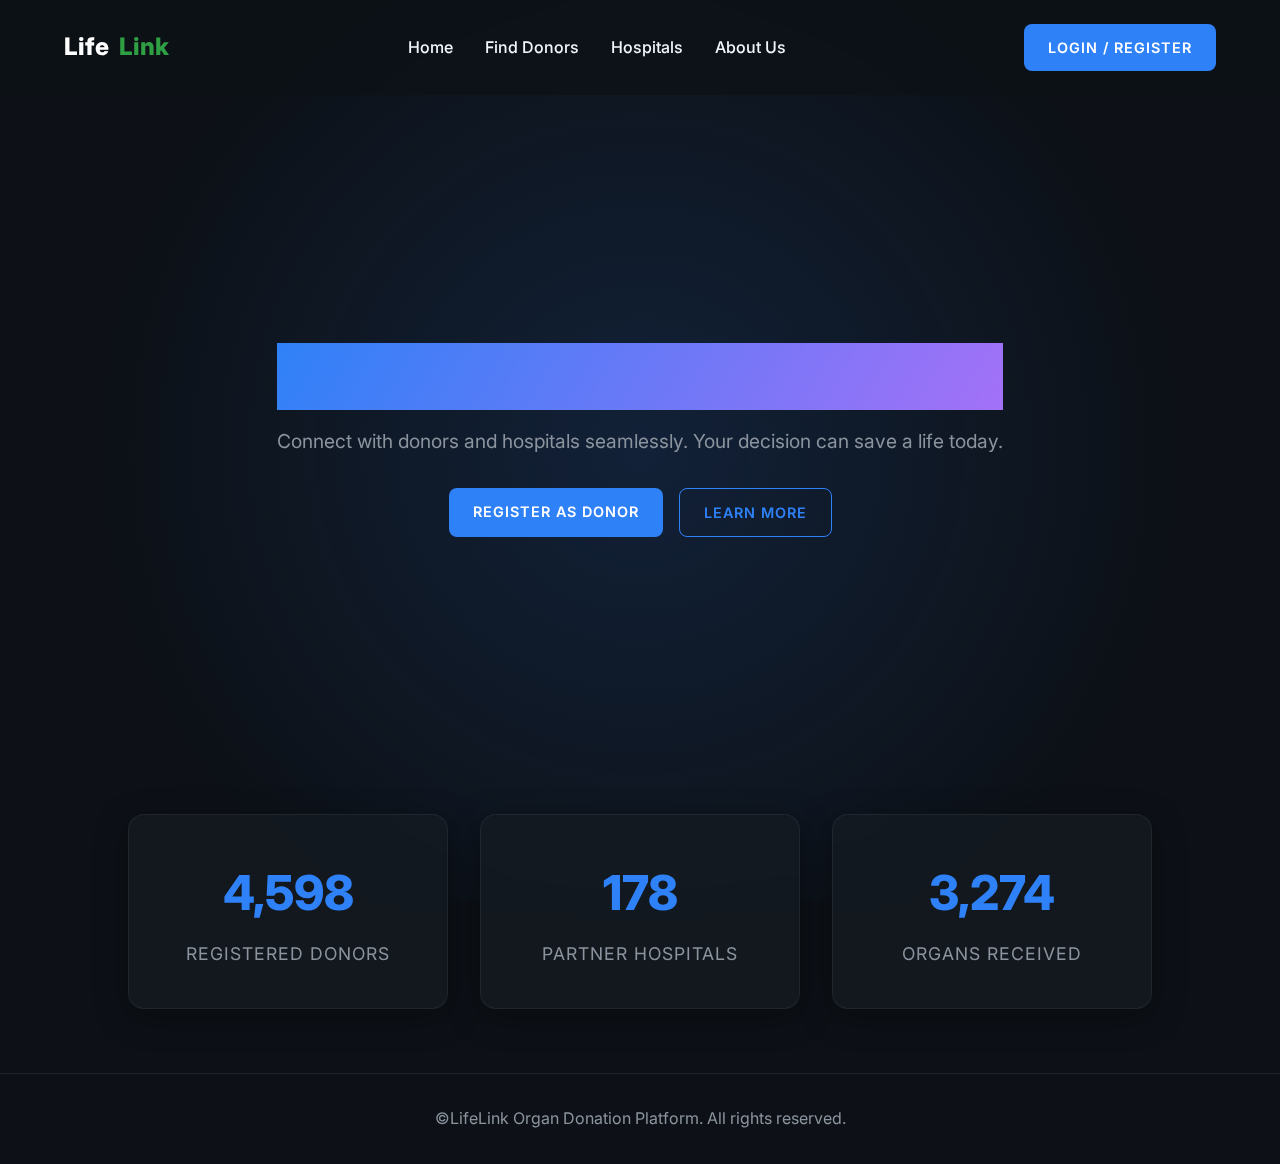
<file: index.html>
<!DOCTYPE html>
<html lang="en">

<head>
    <meta charset="UTF-8">
    <meta name="viewport" content="width=device-width, initial-scale=1.0">
    <title>LifeLink | Organ Donation Platform</title>
    <link rel="stylesheet" href="assets/css/style.css">
    <link rel="preconnect" href="https://fonts.googleapis.com">
    <link rel="preconnect" href="https://fonts.gstatic.com" crossorigin>
    <link href="https://fonts.googleapis.com/css2?family=Inter:wght@300;400;600;800&display=swap" rel="stylesheet">
    <style>
        :root {
            --font-main: 'Inter', sans-serif;
        }
    </style>
</head>

<body>

    <!-- Navigation -->
    <nav class="navbar">
        <div class="logo">
            Life<span>Link</span>
        </div>
        <ul class="nav-links">
            <li><a href="index.html">Home</a></li>
            <li><a href="blood_donors.html">Find Donors</a></li>
            <li><a href="#">Hospitals</a></li>
            <li><a href="#">About Us</a></li>

        </ul>
        <div class="auth-buttons">
            <a href="login.html" class="btn" id="login-btn">Login / Register</a>
            <div id="user-profile" style="display: none; align-items: center; gap: 15px;">
                <span id="user-name" style="color: white; font-weight: 500;">Welcome, User</span>
                <button id="logout-btn" class="btn btn-secondary"
                    style="padding: 8px 15px; font-size: 0.9rem;">Logout</button>
            </div>
        </div>
    </nav>

    <!-- Main Content -->
    <main>
        <!-- Hero Section -->
        <section class="hero">
            <div class="hero-content">
                <h1>Give the Gift of Life</h1>
                <p>Connect with donors and hospitals seamlessly. Your decision can save a life today.</p>
                <div class="hero-buttons">
                    <a href="register.html" class="btn">Register as Donor</a>
                    <a href="#" class="btn btn-secondary">Learn More</a>
                </div>
            </div>
        </section>

        <!-- Stats Panels -->
        <section class="stats-container">
            <!-- Glass Panel 1 -->
            <div class="glass-panel stat-card">
                <span class="stat-number" data-target="donors">0</span>
                <span class="stat-label">Registered Donors</span>
            </div>

            <!-- Glass Panel 2 -->
            <div class="glass-panel stat-card">
                <span class="stat-number" data-target="hospitals">0</span>
                <span class="stat-label">Partner Hospitals</span>
            </div>

            <!-- Glass Panel 3 -->
            <div class="glass-panel stat-card">
                <span class="stat-number" data-target="saved">0</span>
                <span class="stat-label">Organs Received</span>
            </div>
        </section>
    </main>

    <!-- Footer -->
    <footer>
        <p>&copy;LifeLink Organ Donation Platform. All rights reserved.</p>
    </footer>

    <script src="assets/js/main.js"></script>

</body>

</html>
</file>
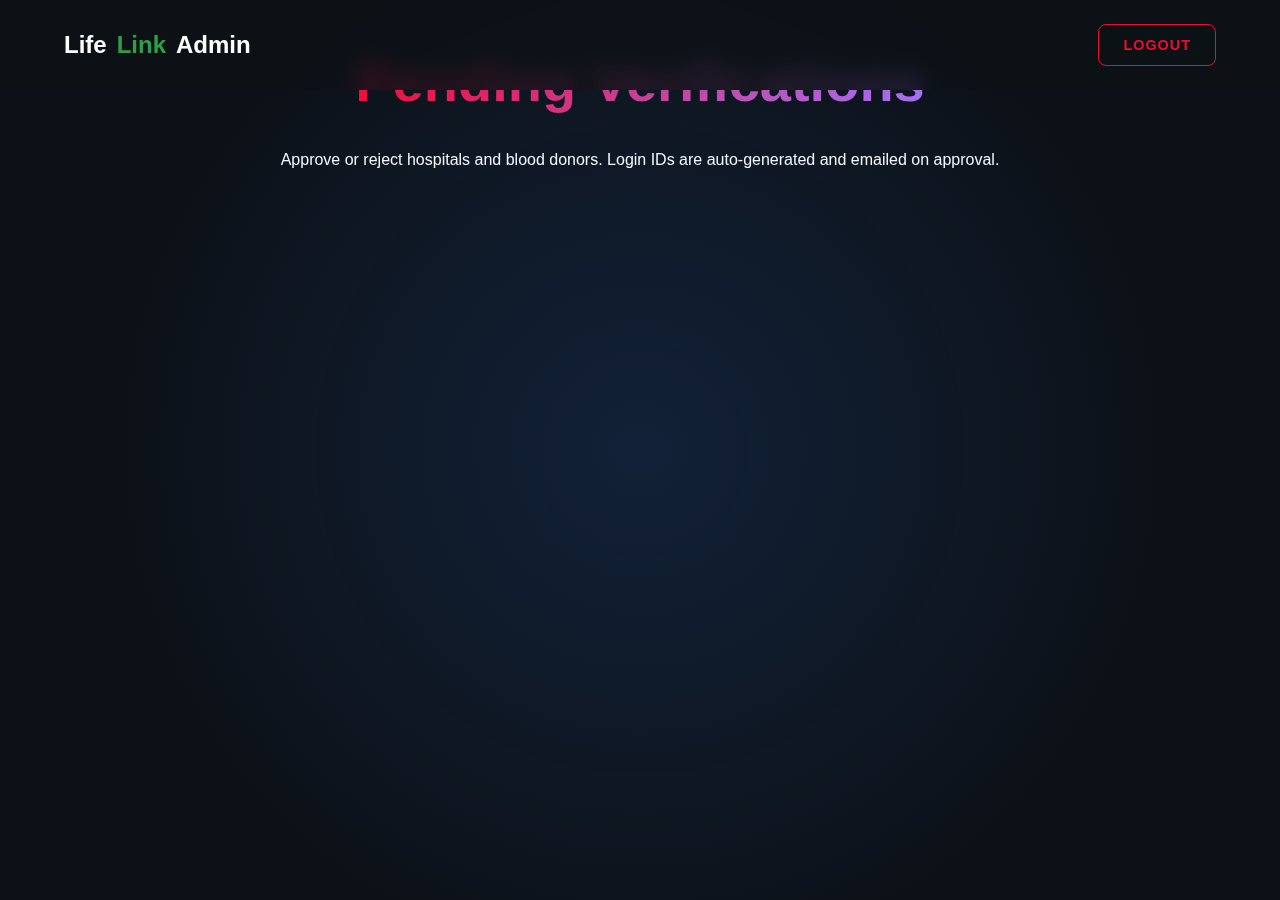
<file: admin.html>
<!DOCTYPE html><html><head><meta charset="UTF-8"><meta name="viewport" content="width=device-width, initial-scale=1.0"><title>Admin Dashboard</title><link rel="stylesheet" href="/css/style.css"></head><body>
<nav class="navbar"><div class="logo">Life<span>Link</span> Admin</div><button id="logout-btn" class="btn btn-secondary">Logout</button></nav>
<main class="page-header">
  <h1>Pending Verifications</h1>
  <p>Approve or reject hospitals and blood donors. Login IDs are auto-generated and emailed on approval.</p>
  <div id="pending-users"></div>
</main>
<script src="/js/main.js"></script>
</body></html>
</file>
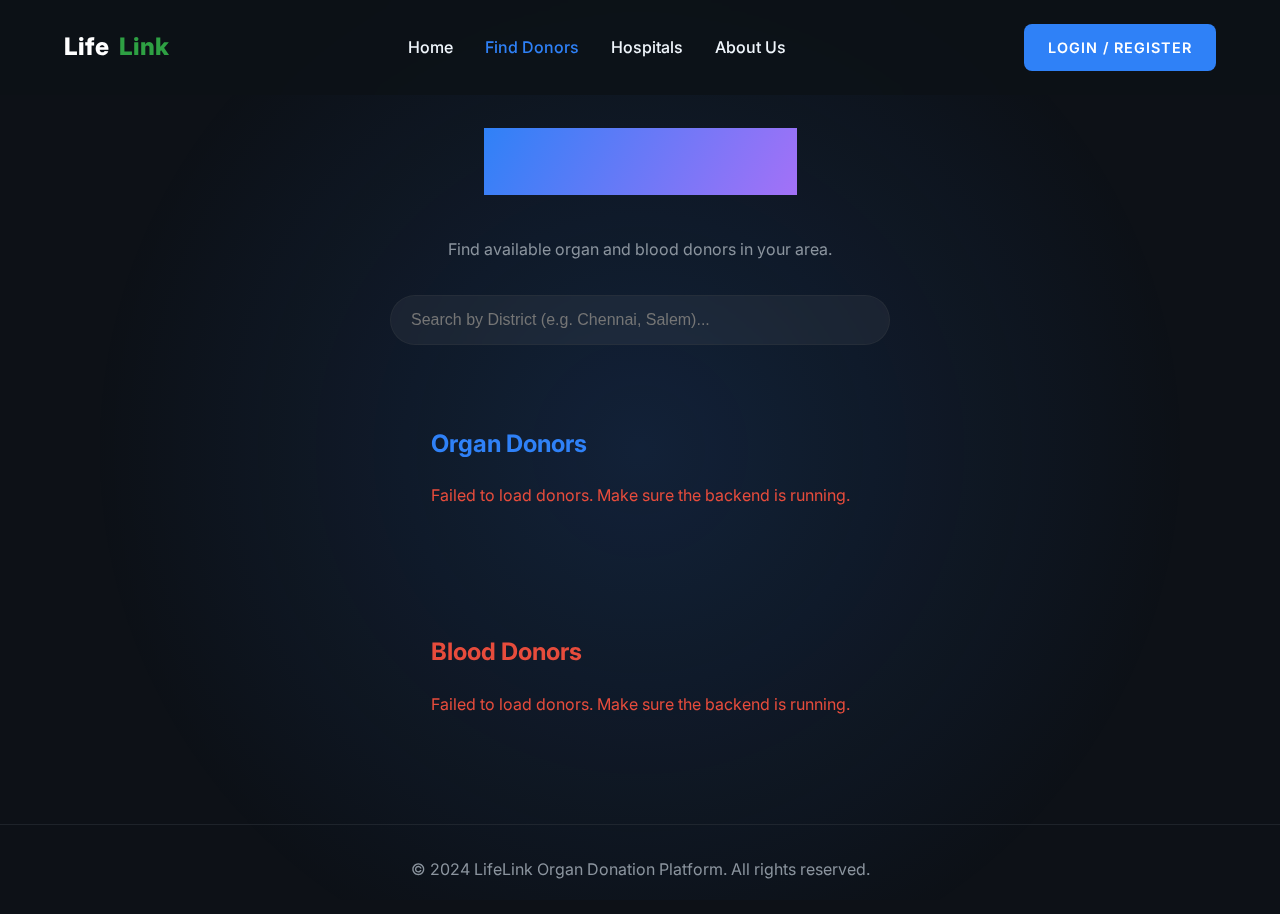
<file: blood_donors.html>
<!DOCTYPE html>
<html lang="en">

<head>
    <meta charset="UTF-8">
    <meta name="viewport" content="width=device-width, initial-scale=1.0">
    <title>Find Blood Donors | LifeLink</title>
    <link rel="stylesheet" href="assets/css/style.css">
    <link rel="preconnect" href="https://fonts.googleapis.com">
    <link rel="preconnect" href="https://fonts.gstatic.com" crossorigin>
    <link href="https://fonts.googleapis.com/css2?family=Inter:wght@300;400;600;800&display=swap" rel="stylesheet">
    <style>
        :root {
            --font-main: 'Inter', sans-serif;
        }
    </style>
</head>

<body>

    <!-- Navigation -->
    <nav class="navbar">
        <div class="logo">
            Life<span>Link</span>
        </div>
        <ul class="nav-links">
            <li><a href="index.html">Home</a></li>
            <li><a href="blood_donors.html" class="active" style="color: var(--primary-color);">Find Donors</a>
            </li>
            <li><a href="#">Hospitals</a></li>
            <li><a href="#">About Us</a></li>
        </ul>
        <div class="auth-buttons">
            <a href="login.html" class="btn" id="login-btn">Login / Register</a>
            <div id="user-profile" style="display: none; align-items: center; gap: 15px;">
                <span id="user-name" style="color: white; font-weight: 500;">Welcome, User</span>
                <button id="logout-btn" class="btn btn-secondary"
                    style="padding: 8px 15px; font-size: 0.9rem;">Logout</button>
            </div>
        </div>
    </nav>

    <!-- Main Content -->
    <main>
        <section class="page-header">
            <h1>Find Donors</h1>
            <p style="color: #8b949e; margin-top: 10px;">Find available organ and blood donors in your area.</p>
            <div class="search-container">
                <input type="text" id="districtSearch" class="search-bar"
                    placeholder="Search by District (e.g. Chennai, Salem)...">
            </div>
        </section>

        <section class="donors-container">
            <h2 style="color: var(--primary-color); margin-bottom: 20px;">Organ Donors</h2>
            <div id="organ-donors-list" class="donor-grid" style="min-height: 100px;">
                <!-- Dynamic Content -->
                <p style="color: white; grid-column: 1/-1; text-align: center;">Loading organ donors...</p>
            </div>

            <h2 style="color: #e74c3c; margin-top: 50px; margin-bottom: 20px;">Blood Donors</h2>
            <div id="blood-donors-list" class="donor-grid" style="min-height: 100px;">
                <!-- Dynamic Content -->
                <p style="color: white; grid-column: 1/-1; text-align: center;">Loading blood donors...</p>
            </div>
        </section>
    </main>

    <!-- Footer -->
    <footer>
        <p>&copy; 2024 LifeLink Organ Donation Platform. All rights reserved.</p>
    </footer>

    <script src="assets/js/main.js"></script>

</body>

</html>
</file>
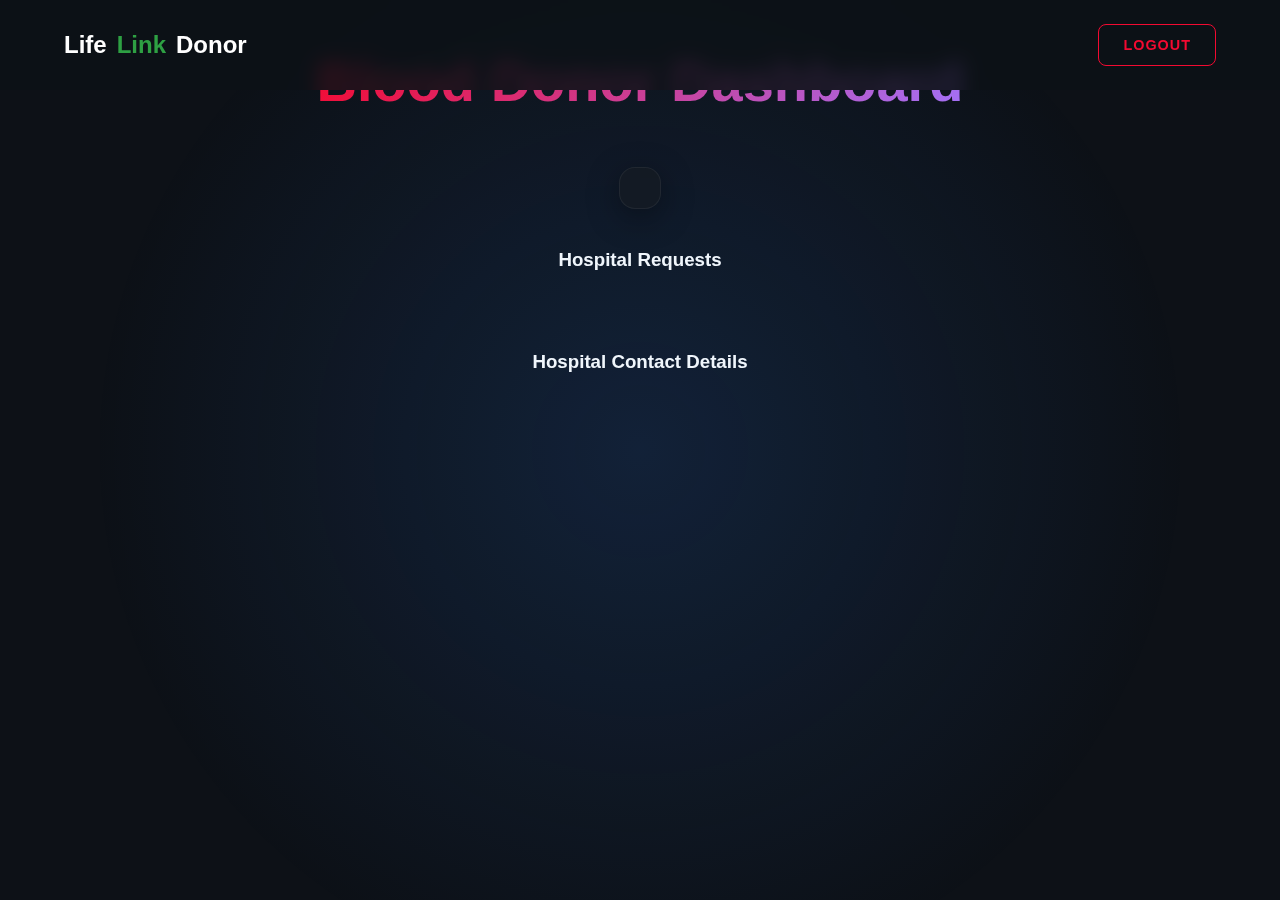
<file: donor_dashboard.html>
<!DOCTYPE html><html><head><meta charset="UTF-8"><meta name="viewport" content="width=device-width, initial-scale=1.0"><title>Donor Dashboard</title><link rel="stylesheet" href="/css/style.css"></head><body>
<nav class="navbar"><div class="logo">Life<span>Link</span> Donor</div><button id="logout-btn" class="btn btn-secondary">Logout</button></nav>
<main class="page-header">
  <h1>Blood Donor Dashboard</h1>
  <div id="last-donation" class="glass-panel" style="padding:20px; margin:20px 0;"></div>
  <h3>Hospital Requests</h3>
  <div id="donor-notifications"></div>
  <h3 style="margin-top:24px;">Hospital Contact Details</h3>
  <div id="hospital-contacts"></div>
</main>
<script src="/js/main.js"></script>
</body></html>
</file>
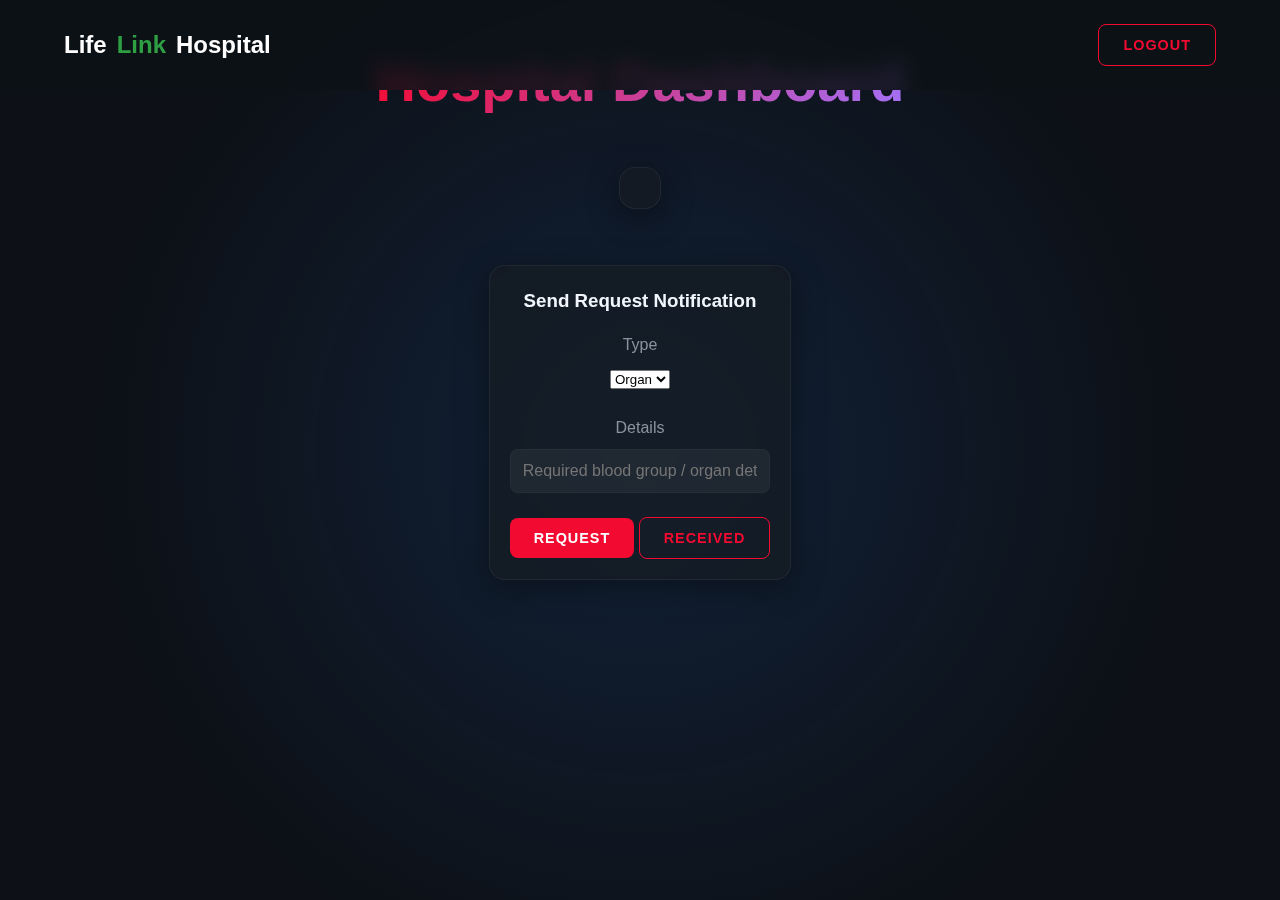
<file: hospital_dashboard.html>
<!DOCTYPE html><html><head><meta charset="UTF-8"><meta name="viewport" content="width=device-width, initial-scale=1.0"><title>Hospital Dashboard</title><link rel="stylesheet" href="/css/style.css"></head><body>
<nav class="navbar"><div class="logo">Life<span>Link</span> Hospital</div><button id="logout-btn" class="btn btn-secondary">Logout</button></nav>
<main class="page-header">
  <h1>Hospital Dashboard</h1>
  <div id="hospital-details" class="glass-panel" style="padding:20px; margin:20px 0;"></div>
  <div class="glass-panel" style="padding:20px; margin:20px 0;">
    <h3>Send Request Notification</h3>
    <div class="form-group"><label>Type</label><select id="request-type"><option value="organ">Organ</option><option value="blood">Blood</option></select></div>
    <div class="form-group"><label>Details</label><input type="text" id="request-details" placeholder="Required blood group / organ details"></div>
    <button class="btn" id="send-request-btn">Request</button>
    <button class="btn btn-secondary" id="send-received-btn">Received</button>
  </div>
  <div id="hospital-notifications"></div>
</main>
<script src="/js/main.js"></script>
</body></html>
</file>
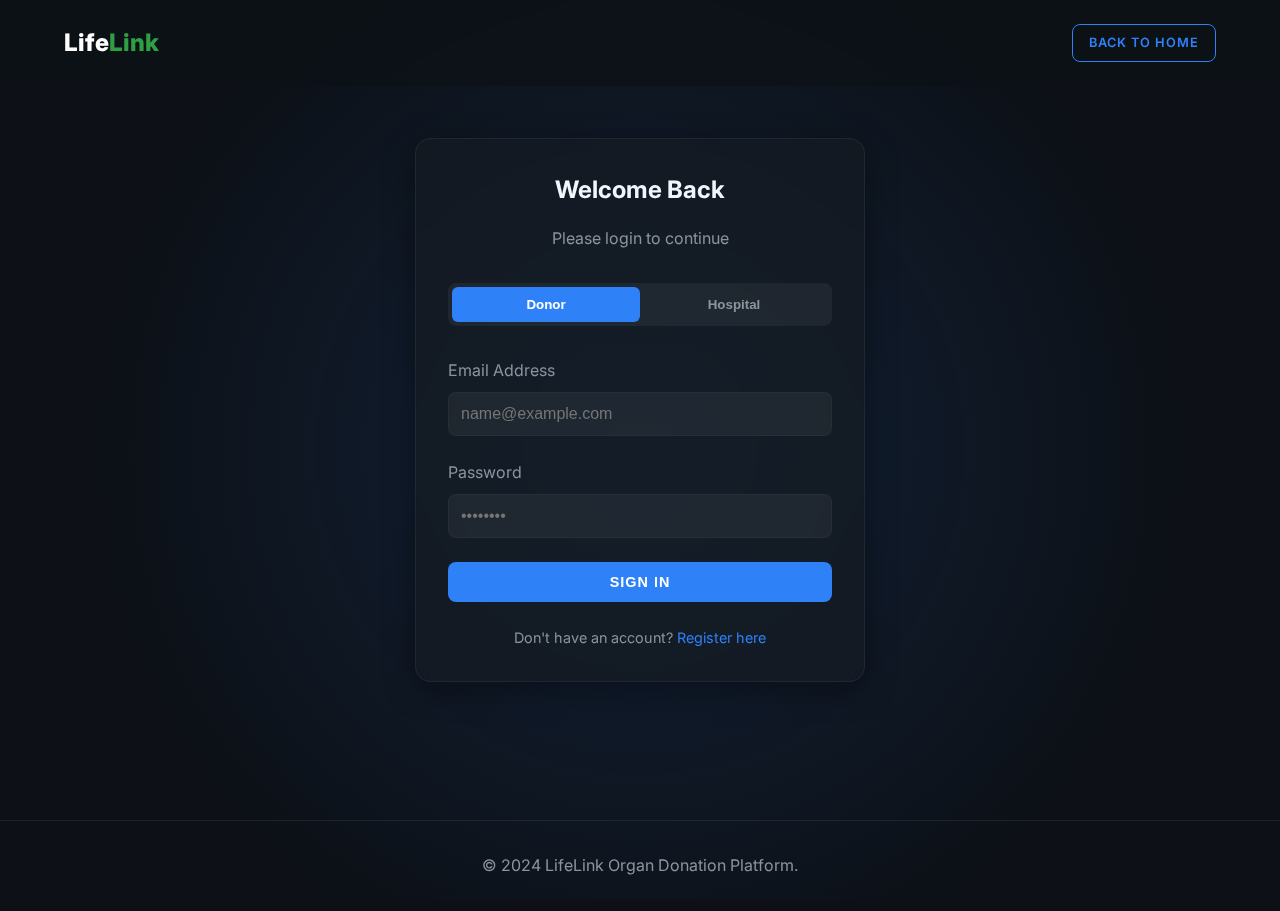
<file: login.html>
<!DOCTYPE html>
<html lang="en">

<head>
    <meta charset="UTF-8">
    <meta name="viewport" content="width=device-width, initial-scale=1.0">
    <title>Login | LifeLink</title>
    <link rel="stylesheet" href="assets/css/style.css">
    <link rel="preconnect" href="https://fonts.googleapis.com">
    <link rel="preconnect" href="https://fonts.gstatic.com" crossorigin>
    <link href="https://fonts.googleapis.com/css2?family=Inter:wght@300;400;600;800&display=swap" rel="stylesheet">
    <style>
        :root {
            --font-main: 'Inter', sans-serif;
        }
    </style>
</head>

<body>

    <!-- Navigation -->
    <nav class="navbar">
        <div class="logo">
            <a href="index.html" style="color:white; text-decoration:none;">Life<span>Link</span></a>
        </div>
        <a href="index.html" class="btn btn-secondary" style="padding: 8px 16px; font-size:0.8rem;">Back to Home</a>
    </nav>

    <!-- Login Content -->
    <div class="auth-container">
        <div class="glass-panel auth-box">
            <div style="text-align: center; margin-bottom: 2rem;">
                <h2>Welcome Back</h2>
                <p style="color: #8b949e;">Please login to continue</p>
            </div>

            <!-- Role Switcher -->
            <div class="auth-tabs">
                <button class="tab-btn active" data-role="donor">Donor</button>
                <button class="tab-btn" data-role="hospital">Hospital</button>
            </div>

            <!-- Login Form -->
            <form action="#">
                <input type="hidden" id="user-role" name="role" value="donor">

                <div class="form-group">
                    <label for="identifier" id="identifier-label">Email Address</label>
                    <input type="text" id="identifier" required placeholder="name@example.com">
                </div>

                <div class="form-group">
                    <label for="password">Password</label>
                    <input type="password" id="password" required placeholder="••••••••">
                </div>

                <button type="submit" class="btn" style="width: 100%;">Sign In</button>
            </form>

            <div class="auth-footer">
                Don't have an account? <a href="register.html">Register here</a>
            </div>
        </div>
    </div>

    <!-- Footer -->
    <footer>
        <p>&copy; 2024 LifeLink Organ Donation Platform.</p>
    </footer>

    <script src="assets/js/main.js"></script>
</body>

</html>
</file>
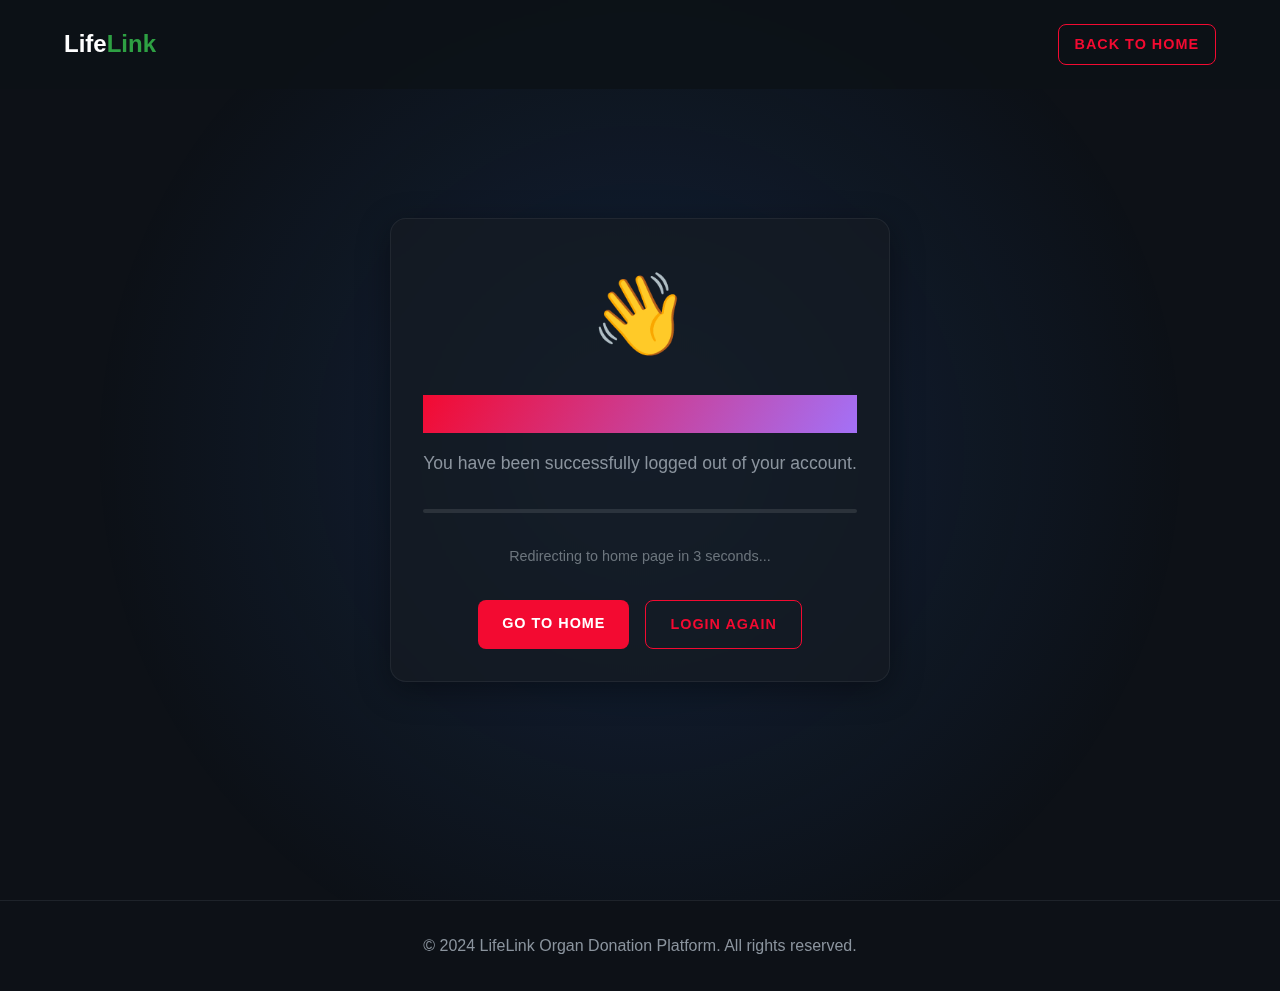
<file: logout.html>
<!DOCTYPE html>
<html lang="en">
<head>
    <meta charset="UTF-8">
    <meta name="viewport" content="width=device-width, initial-scale=1.0">
    <title>Logging Out - LifeLink</title>
    <link rel="stylesheet" href="/css/style.css">
    <link rel="preconnect" href="https://fonts.googleapis.com">
    <link rel="preconnect" href="https://fonts.gstatic.com" crossorigin>
    <link href="https://fonts.googleapis.com/css2?family=Inter:wght@300;400;600;800&display=swap" rel="stylesheet">
    <style>
        .logout-container {
            min-height: 100vh;
            display: flex;
            align-items: center;
            justify-content: center;
            padding: 2rem;
        }
        
        .logout-card {
            max-width: 500px;
            width: 100%;
            text-align: center;
            animation: fadeIn 0.5s ease;
        }
        
        @keyframes fadeIn {
            from { opacity: 0; transform: translateY(20px); }
            to { opacity: 1; transform: translateY(0); }
        }
        
        .logout-icon {
            font-size: 5rem;
            margin-bottom: 1rem;
            animation: spin 1s ease;
        }
        
        @keyframes spin {
            from { transform: rotate(0deg); }
            to { transform: rotate(360deg); }
        }
        
        .logout-title {
            font-size: 2rem;
            margin-bottom: 1rem;
            background: linear-gradient(120deg, var(--primary-color), var(--accent-color));
          /* -webkit-background-clip: text; */
            -webkit-text-fill-color: transparent;
        }
        
        .logout-message {
            color: #8b949e;
            margin-bottom: 2rem;
            font-size: 1.1rem;
        }
        
        .progress-bar {
            width: 100%;
            height: 4px;
            background: rgba(255,255,255,0.1);
            border-radius: 2px;
            overflow: hidden;
            margin: 2rem 0;
        }
        
        .progress-fill {
            height: 100%;
            background: var(--primary-color);
            width: 0%;
            animation: progress 2s ease forwards;
        }
        
        @keyframes progress {
            to { width: 100%; }
        }
        
        .redirect-message {
            color: #6c757d;
            font-size: 0.9rem;
        }
        
        .redirect-message a {
            color: var(--primary-color);
            text-decoration: none;
            font-weight: 600;
        }
        
        .redirect-message a:hover {
            text-decoration: underline;
        }
        
        .button-group {
            display: flex;
            gap: 1rem;
            justify-content: center;
            margin-top: 2rem;
        }
    </style>
</head>
<body>
    <!-- Navigation -->
    <nav class="navbar">
        <div class="logo">
            <a href="index.html" style="color:white; text-decoration:none;">Life<span>Link</span></a>
        </div>
        <a href="index.html" class="btn btn-secondary" style="padding: 8px 16px;">Back to Home</a>
    </nav>

    <!-- Logout Content -->
    <div class="logout-container">
        <div class="glass-panel logout-card">
            <div class="logout-icon">👋</div>
            <h1 class="logout-title">See You Soon!</h1>
            <p class="logout-message">You have been successfully logged out of your account.</p>
            
            <div class="progress-bar">
                <div class="progress-fill"></div>
            </div>
            
            <p class="redirect-message">
                Redirecting to home page in <span id="countdown">3</span> seconds...
            </p>
            
            <div class="button-group">
                <a href="index.html" class="btn">Go to Home</a>
                <a href="login.html" class="btn btn-secondary">Login Again</a>
            </div>
        </div>
    </div>

    <!-- Footer -->
    <footer>
        <p>&copy; 2024 LifeLink Organ Donation Platform. All rights reserved.</p>
    </footer>

    <script>
        document.addEventListener('DOMContentLoaded', () => {
            // Clear session on logout
            localStorage.removeItem('user');
            localStorage.removeItem('role');
            
            // Call logout API
            fetch('http://localhost:5000/logout', {
                method: 'POST',
                credentials: 'include'
            })
            .then(response => response.json())
            .then(data => {
                console.log('Logout successful:', data);
            })
            .catch(error => {
                console.error('Logout error:', error);
            });
            
            // Countdown and redirect
            let countdown = 3;
            const countdownElement = document.getElementById('countdown');
            
            const interval = setInterval(() => {
                countdown--;
                if (countdownElement) {
                    countdownElement.textContent = countdown;
                }
                
                if (countdown <= 0) {
                    clearInterval(interval);
                    window.location.href = 'index.html';
                }
            }, 1000);
        });
    </script>
</body>
</html>
</file>
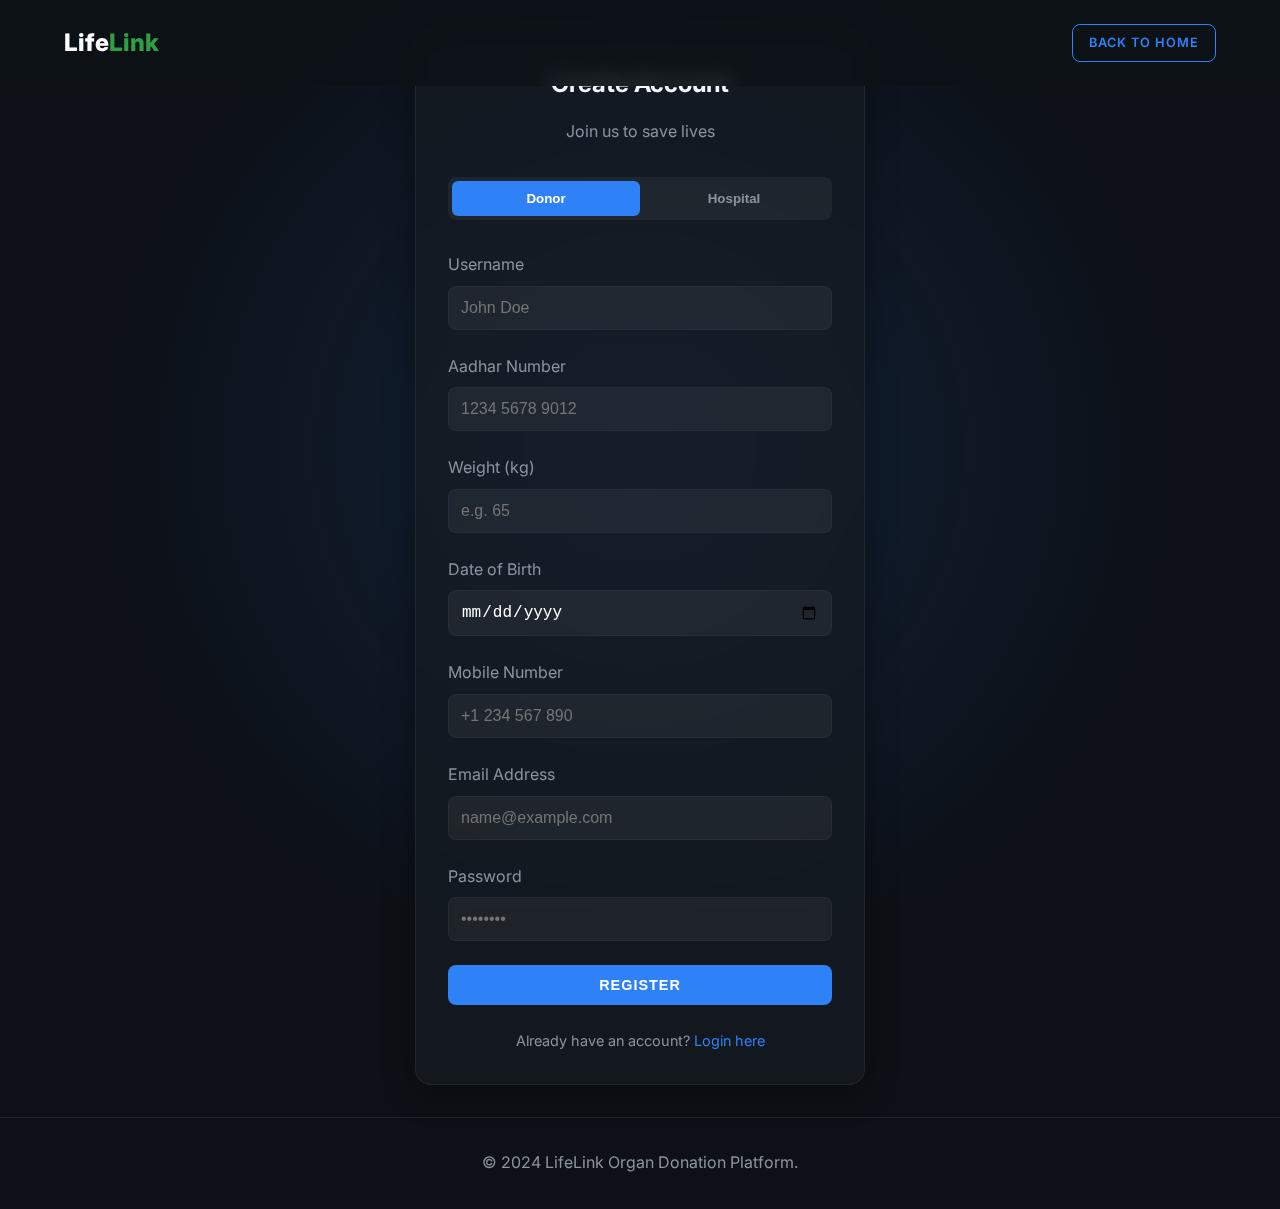
<file: register.html>
<!DOCTYPE html>
<html lang="en">

<head>
    <meta charset="UTF-8">
    <meta name="viewport" content="width=device-width, initial-scale=1.0">
    <title>Register | LifeLink</title>
    <link rel="stylesheet" href="assets/css/style.css">
    <link rel="preconnect" href="https://fonts.googleapis.com">
    <link rel="preconnect" href="https://fonts.gstatic.com" crossorigin>
    <link href="https://fonts.googleapis.com/css2?family=Inter:wght@300;400;600;800&display=swap" rel="stylesheet">
    <style>
        :root {
            --font-main: 'Inter', sans-serif;
        }
    </style>
</head>

<body>

    <!-- Navigation -->
    <nav class="navbar">
        <div class="logo">
            <a href="index.html" style="color:white; text-decoration:none;">Life<span>Link</span></a>
        </div>
        <a href="index.html" class="btn btn-secondary" style="padding: 8px 16px; font-size:0.8rem;">Back to Home</a>
    </nav>

    <!-- Register Content -->
    <div class="auth-container">
        <div class="glass-panel auth-box">
            <div style="text-align: center; margin-bottom: 2rem;">
                <h2>Create Account</h2>
                <p style="color: #8b949e;">Join us to save lives</p>
            </div>

            <!-- Role Switcher -->
            <div class="auth-tabs">
                <button class="tab-btn active" data-role="donor">Donor</button>
                <button class="tab-btn" data-role="hospital">Hospital</button>
            </div>

            <!-- Register Form -->
            <form id="registerForm" action="#">
                <input type="hidden" id="user-role" name="role" value="donor">

                <div class="form-group" id="donor-only-fields">
                    <div class="form-group">
                        <label for="fullname">Username</label>
                        <input type="text" id="fullname" required placeholder="John Doe">
                    </div>

                    <div class="form-group">
                        <label for="aadhar">Aadhar Number</label>
                        <input type="text" id="aadhar" placeholder="1234 5678 9012" maxlength="12">
                    </div>

                    <div class="form-group">
                        <label for="weight">Weight (kg)</label>
                        <input type="number" id="weight" placeholder="e.g. 65">
                    </div>

                    <div class="form-group">
                        <label for="dob">Date of Birth</label>
                        <input type="date" id="dob">
                    </div>
                </div>

                <div class="form-group" id="hospital-only-fields" style="display: none;">
                    <div class="form-group">
                        <label for="hospital-name">Hospital Name</label>
                        <input type="text" id="hospital-name" placeholder="City General Hospital">
                    </div>
                </div>

                <div class="form-group">
                    <label for="phone" id="phone-label">Mobile Number</label>
                    <input type="tel" id="phone" required placeholder="+1 234 567 890">
                </div>

                <div class="form-group">
                    <label for="email">Email Address</label>
                    <input type="email" id="email" required placeholder="name@example.com">
                </div>

                <div class="form-group">
                    <label for="password">Password</label>
                    <input type="password" id="password" required placeholder="••••••••">
                </div>

                <button type="submit" class="btn" style="width: 100%;">Register</button>
            </form>

            <div class="auth-footer">
                Already have an account? <a href="login.html">Login here</a>
            </div>
        </div>
    </div>

    <!-- Footer -->
    <footer>
        <p>&copy; 2024 LifeLink Organ Donation Platform.</p>
    </footer>

    <script src="assets/js/main.js"></script>
</body>

</html>
</file>
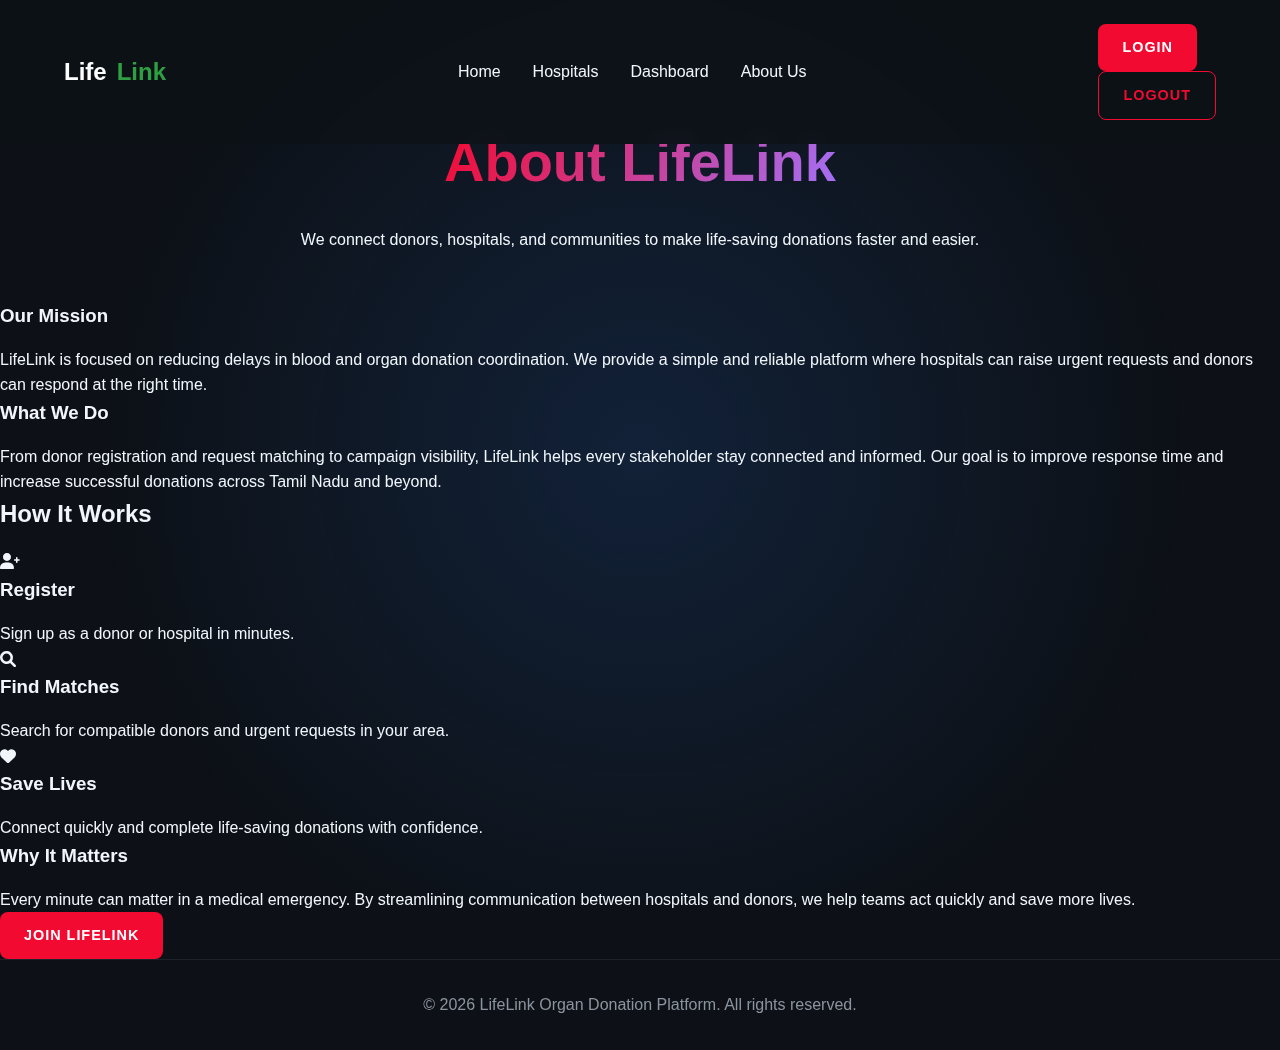
<file: templates/about_us.html>
<!DOCTYPE html>
<html lang="en">
<head>
    <meta charset="UTF-8">
    <meta name="viewport" content="width=device-width, initial-scale=1.0">
    <title>About Us | LifeLink</title>
    <link rel="stylesheet" href="/css/style.css">
    <link rel="preconnect" href="https://fonts.googleapis.com">
    <link rel="preconnect" href="https://fonts.gstatic.com" crossorigin>
    <link href="https://fonts.googleapis.com/css2?family=Inter:wght@300;400;600;800&display=swap" rel="stylesheet">
    <link rel="stylesheet" href="https://cdnjs.cloudflare.com/ajax/libs/font-awesome/6.0.0/css/all.min.css">
</head>
<body>
    <nav class="navbar">
        <a href="/" class="logo">Life<span>Link</span></a>
        <ul class="nav-links">
            <li><a href="/">Home</a></li>
            <li><a href="/blood_donors">Hospitals</a></li>
            <li><a href="/dashboard">Dashboard</a></li>
            <li><a href="/about_us" class="active">About Us</a></li>
        </ul>
        <div class="auth-buttons">
            <a href="/login" class="btn" id="login-btn">Login</a>
            <div id="user-profile">
                <span id="user-name"></span>
                <a href="/logout" class="btn btn-secondary btn-sm">Logout</a>
            </div>
        </div>
    </nav>

    <main>
        <div class="container">
            <section class="page-header">
                <h1>About LifeLink</h1>
                <p>We connect donors, hospitals, and communities to make life-saving donations faster and easier.</p>
            </section>

            <div class="row">
                <div class="card">
                    <div class="card-header">
                        <h3 class="card-title">Our Mission</h3>
                    </div>
                    <div class="card-body">
                        <p>LifeLink is focused on reducing delays in blood and organ donation coordination. We provide a simple and reliable platform where hospitals can raise urgent requests and donors can respond at the right time.</p>
                    </div>
                </div>
                
                <div class="card">
                    <div class="card-header">
                        <h3 class="card-title">What We Do</h3>
                    </div>
                    <div class="card-body">
                        <p>From donor registration and request matching to campaign visibility, LifeLink helps every stakeholder stay connected and informed. Our goal is to improve response time and increase successful donations across Tamil Nadu and beyond.</p>
                    </div>
                </div>
            </div>
            
            <section class="features-section about-features-section">
                <h2>How It Works</h2>
                <div class="features-grid">
                    <div class="feature-card">
                        <i class="fas fa-user-plus"></i>
                        <h3>Register</h3>
                        <p>Sign up as a donor or hospital in minutes.</p>
                    </div>
                    <div class="feature-card">
                        <i class="fas fa-search"></i>
                        <h3>Find Matches</h3>
                        <p>Search for compatible donors and urgent requests in your area.</p>
                    </div>
                    <div class="feature-card">
                        <i class="fas fa-heart"></i>
                        <h3>Save Lives</h3>
                        <p>Connect quickly and complete life-saving donations with confidence.</p>
                    </div>
                </div>
            </section>

            <div class="card">
                <div class="card-header">
                    <h3 class="card-title">Why It Matters</h3>
                </div>
                <div class="card-body">
                    <p>Every minute can matter in a medical emergency. By streamlining communication between hospitals and donors, we help teams act quickly and save more lives.</p>
                </div>
            </div>

            <div class="text-center mt-4">
                <a href="/register" class="btn btn-lg">Join LifeLink</a>
            </div>
        </div>
    </main>

    <footer>
        <p>&copy; 2026 LifeLink Organ Donation Platform. All rights reserved.</p>
    </footer>
    
    <script src="/js/main.js"></script>
</body>
</html>
</file>
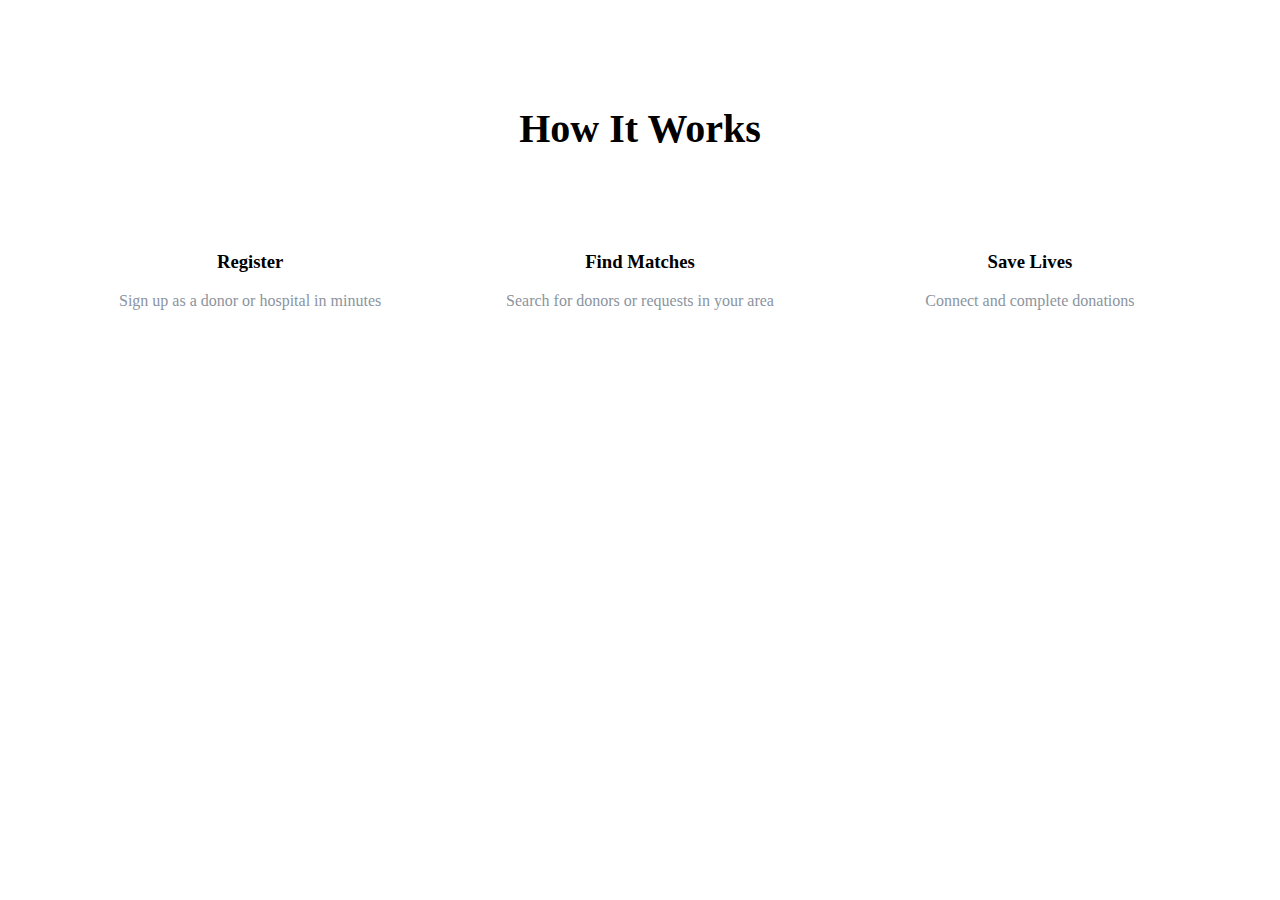
<file: templates/aboutus.html>
<!DOCTYPE html>
<html lang="en">
<head>
    <meta charset="UTF-8">
    <meta name="viewport" content="width=device-width, initial-scale=1.0">
    <title>About | Lifelink</title>
</head>
<body>
    <!-- Features Section -->
        <section class="features-section" style="padding: 4rem 5%;">
            <h2 style="text-align: center; margin-bottom: 3rem; font-size: 2.5rem;">How It Works</h2>
            <div style="display: grid; grid-template-columns: repeat(auto-fit, minmax(250px, 1fr)); gap: 2rem;">
                <div class="glass-panel" style="text-align: center; padding: 2rem;">
                    <i class="fas fa-user-plus" style="font-size: 3rem; color: var(--primary-color); margin-bottom: 1rem;"></i>
                    <h3>Register</h3>
                    <p style="color: #8b949e;">Sign up as a donor or hospital in minutes</p>
                </div>
                <div class="glass-panel" style="text-align: center; padding: 2rem;">
                    <i class="fas fa-search" style="font-size: 3rem; color: var(--primary-color); margin-bottom: 1rem;"></i>
                    <h3>Find Matches</h3>
                    <p style="color: #8b949e;">Search for donors or requests in your area</p>
                </div>
                <div class="glass-panel" style="text-align: center; padding: 2rem;">
                    <i class="fas fa-heart" style="font-size: 3rem; color: var(--primary-color); margin-bottom: 1rem;"></i>
                    <h3>Save Lives</h3>
                    <p style="color: #8b949e;">Connect and complete donations</p>
                </div>
            </div>
        </section>
</body>
</html>
</file>
<file: assets/css/style.css>
:root {
    --bg-color: #0d1117;
    --text-color: #f0f6fc;
    --primary-color: #2f81f7;
    --secondary-color: #2ea043;
    --accent-color: #a371f7;
    --glass-bg: rgba(22, 27, 34, 0.7);
    --glass-border: rgba(48, 54, 61, 0.5);
    --card-shadow: 0 8px 32px 0 rgba(0, 0, 0, 0.37);
    --font-main: 'Segoe UI', Tahoma, Geneva, Verdana, sans-serif;
    --transition-speed: 0.3s;
}

* {
    margin: 0;
    padding: 0;
    box-sizing: border-box;
}

body {
    font-family: var(--font-main);
    background-color: var(--bg-color);
    color: var(--text-color);
    line-height: 1.6;
    overflow-x: hidden;
    min-height: 100vh;
    display: flex;
    flex-direction: column;
}

/* Background Animation */
body::before {
    content: '';
    position: fixed;
    top: 50%;
    left: 50%;
    transform: translate(-50%, -50%);
    width: 100vw;
    height: 100vh;
    background: radial-gradient(circle at 50% 50%, rgba(47, 129, 247, 0.15), transparent 70%);
    z-index: -1;
    pointer-events: none;
}

/* Typography */
h1,
h2,
h3 {
    margin-bottom: 1rem;
    font-weight: 700;
}

h1 {
    font-size: 3.5rem;
    background: linear-gradient(120deg, var(--primary-color), var(--accent-color));
    /* -webkit-background-clip: text; */
    -webkit-text-fill-color: transparent;
    line-height: 1.2;

}

a {
    color: var(--primary-color);
    text-decoration: none;
    transition: var(--transition-speed);
}

a:hover {
    color: var(--accent-color);
}

/* Utils */
.btn {
    display: inline-block;
    padding: 12px 24px;
    background: var(--primary-color);
    color: white;
    border-radius: 8px;
    font-weight: 600;
    border: none;
    cursor: pointer;
    transition: all var(--transition-speed);
    text-transform: uppercase;
    letter-spacing: 1px;
    font-size: 0.9rem;
}

.btn:hover {
    transform: translateY(-2px);
    box-shadow: 0 5px 15px rgba(47, 129, 247, 0.4);
}

.btn-secondary {
    background: transparent;
    border: 1px solid var(--primary-color);
    color: var(--primary-color);
}

.btn-secondary:hover {
    background: rgba(47, 129, 247, 0.1);
}

.glass-panel {
    background: var(--glass-bg);
    backdrop-filter: blur(12px);
    -webkit-backdrop-filter: blur(12px);
    border: 1px solid var(--glass-border);
    border-radius: 16px;
    box-shadow: var(--card-shadow);
    padding: 2rem;
}

/* Navbar */
.navbar {
    display: flex;
    justify-content: space-between;
    align-items: center;
    padding: 1.5rem 5%;
    position: fixed;
    width: 100%;
    top: 0;
    z-index: 1000;
    background: rgba(13, 17, 23, 0.8);
    backdrop-filter: blur(10px);
}

.logo {
    font-size: 1.5rem;
    font-weight: 800;
    display: flex;
    align-items: center;
    gap: 10px;
    color: white;
}

.logo span {
    color: var(--secondary-color);
}

.nav-links {
    display: flex;
    gap: 2rem;
    list-style: none;
}

.nav-links a {
    color: var(--text-color);
    font-weight: 500;
}

.nav-links a:hover {
    color: var(--primary-color);
}

/* Main Content */
main {
    flex: 1;
    display: flex;
    flex-direction: column;
    padding-top: 80px;
    /* offset for fixed nav */
}

/* Hero Section */
.hero {
    min-height: 80vh;
    display: flex;
    align-items: center;
    justify-content: center;
    text-align: center;
    padding: 2rem;
    position: relative;
    overflow: hidden;
}

.hero-content {
    max-width: 800px;
    z-index: 1;
}

.hero p {
    font-size: 1.2rem;
    margin-bottom: 2rem;
    color: #8b949e;
}

.hero-buttons {
    display: flex;
    gap: 1rem;
    justify-content: center;
}

/* Stats Section */
.stats-container {
    display: grid;
    grid-template-columns: repeat(auto-fit, minmax(250px, 1fr));
    gap: 2rem;
    padding: 4rem 10%;
    margin-top: -50px;
    /* Overlap hero */
    position: relative;
    z-index: 2;
}

.stat-card {
    text-align: center;
    padding: 2.5rem;
    transition: transform var(--transition-speed);
}

.stat-card:hover {
    transform: translateY(-10px);
    border-color: var(--primary-color);
}

.stat-number {
    font-size: 3rem;
    font-weight: 800;
    color: var(--primary-color);
    margin-bottom: 0.5rem;
    display: block;
}

.stat-label {
    color: #8b949e;
    font-size: 1.1rem;
    text-transform: uppercase;
    letter-spacing: 1px;
}

/* Login Page Specifics */
.auth-container {
    display: flex;
    justify-content: center;
    align-items: center;
    min-height: calc(100vh - 80px);
    /* Minus nav */
    padding: 2rem;
}

.auth-box {
    width: 100%;
    max-width: 450px;
}

.auth-tabs {
    display: flex;
    margin-bottom: 2rem;
    background: rgba(255, 255, 255, 0.05);
    border-radius: 8px;
    padding: 4px;
}

.tab-btn {
    flex: 1;
    padding: 10px;
    background: transparent;
    color: #8b949e;
    border: none;
    cursor: pointer;
    border-radius: 6px;
    font-weight: 600;
    transition: all 0.3s;
}

.tab-btn.active {
    background: var(--primary-color);
    color: white;
}

.form-group {
    margin-bottom: 1.5rem;
}

.form-group label {
    display: block;
    margin-bottom: 0.5rem;
    color: #8b949e;
}

.form-group input {
    width: 100%;
    padding: 12px;
    background: rgba(255, 255, 255, 0.05);
    border: 1px solid var(--glass-border);
    border-radius: 8px;
    color: white;
    font-size: 1rem;
    transition: border-color 0.3s;
}

.form-group input:focus {
    outline: none;
    border-color: var(--primary-color);
}

.auth-footer {
    text-align: center;
    margin-top: 1.5rem;
    font-size: 0.9rem;
    color: #8b949e;
}

/* Footer */
footer {
    text-align: center;
    padding: 2rem;
    border-top: 1px solid var(--glass-border);
    margin-top: auto;
    color: #8b949e;
}

@media (max-width: 768px) {
    h1 {
        font-size: 2.5rem;
    }

    .nav-links {
        display: none;
    }

    /* Simplified mobile nav for now */
    .stats-container {
        padding: 2rem;
    }
}

/* Donor Page */
.page-header {
    text-align: center;
    padding: 3rem 1rem;
    display: flex;
    flex-direction: column;
    align-items: center;
    gap: 1rem;
}

.search-container {
    width: 100%;
    max-width: 500px;
    margin-top: 1rem;
}

.search-bar {
    width: 100%;
    padding: 15px 20px;
    border-radius: 30px;
    background: rgba(255, 255, 255, 0.05);
    border: 1px solid var(--glass-border);
    color: var(--text-color);
    font-size: 1rem;
    transition: all 0.3s ease;
    backdrop-filter: blur(5px);
}

.search-bar:focus {
    outline: none;
    border-color: var(--primary-color);
    background: rgba(255, 255, 255, 0.1);
    box-shadow: 0 0 15px rgba(239, 68, 68, 0.2);
}

.donors-container {
    padding: 2rem 5%;
    max-width: 1200px;
    margin: 0 auto;
}

.donor-grid {
    display: grid;
    grid-template-columns: repeat(auto-fill, minmax(300px, 1fr));
    gap: 2rem;
}

.donor-card {
    display: flex;
    flex-direction: column;
    gap: 1rem;
    position: relative;
    overflow: hidden;
}

.donor-card::before {
    content: '';
    position: absolute;
    top: 0;
    left: 0;
    width: 100%;
    height: 4px;
    background: var(--primary-color);
}

.donor-header {
    display: flex;
    justify-content: space-between;
    align-items: center;
    border-bottom: 1px solid var(--glass-border);
    padding-bottom: 1rem;
}

.donor-name {
    font-size: 1.25rem;
    font-weight: 700;
    color: var(--text-color);
}

.blood-group {
    background: rgba(239, 68, 68, 0.2);
    color: #ff6b6b;
    padding: 4px 12px;
    border-radius: 20px;
    font-weight: 800;
    font-size: 0.9rem;
}

.donor-details {
    display: flex;
    flex-direction: column;
    gap: 0.5rem;
    color: #8b949e;
    font-size: 0.95rem;
}

.donor-detail-item {
    display: flex;
    align-items: center;
    gap: 8px;
}

.contact-btn {
    margin-top: auto;
    width: 100%;
    text-align: center;
}
</file>
<file: css/style.css>
:root {
    --bg-color: #0d1117;
    --text-color: #f0f6fc;
    --primary-color: #f30a31;
    --secondary-color: #2ea043;
    --accent-color: #a371f7;
    --glass-bg: rgba(22, 27, 34, 0.7);
    --glass-border: rgba(48, 54, 61, 0.5);
    --card-shadow: 0 8px 32px 0 rgba(0, 0, 0, 0.37);
    --font-main: 'Segoe UI', Tahoma, Geneva, Verdana, sans-serif;
    --transition-speed: 0.3s;
}

* {
    margin: 0;
    padding: 0;
    box-sizing: border-box;
}

body {
    font-family: var(--font-main);
    background-color: var(--bg-color);
    color: var(--text-color);
    line-height: 1.6;
    overflow-x: hidden;
    min-height: 100vh;
    display: flex;
    flex-direction: column;
}

/* Background Animation */
body::before {
    content: '';
    position: fixed;
    top: 50%;
    left: 50%;
    transform: translate(-50%, -50%);
    width: 100vw;
    height: 100vh;
    background: radial-gradient(circle at 50% 50%, rgba(47, 129, 247, 0.15), transparent 70%);
    z-index: -1;
    pointer-events: none;
}

/* Typography */
h1,
h2,
h3 {
    margin-bottom: 1rem;
    font-weight: 700;
}

h1 {
    font-size: 3.5rem;
    background: linear-gradient(120deg, var(--primary-color), var(--accent-color));
    -webkit-background-clip: text;
    -webkit-text-fill-color: transparent;
    line-height: 1.2;
}

a {
    color: var(--primary-color);
    text-decoration: none;
    transition: var(--transition-speed);
}

a:hover {
    color: var(--accent-color);
}

/* Utils */
.btn {
    display: inline-block;
    padding: 12px 24px;
    background: var(--primary-color);
    color: white;
    border-radius: 8px;
    font-weight: 600;
    border: none;
    cursor: pointer;
    transition: all var(--transition-speed);
    text-transform: uppercase;
    letter-spacing: 1px;
    font-size: 0.9rem;
}

.btn:hover {
    transform: translateY(-2px);
    box-shadow: 0 5px 15px rgba(47, 129, 247, 0.4);
}

.btn-secondary {
    background: transparent;
    border: 1px solid var(--primary-color);
    color: var(--primary-color);
}

.btn-secondary:hover {
    background: rgba(47, 129, 247, 0.1);
}

.glass-panel {
    background: var(--glass-bg);
    backdrop-filter: blur(12px);
    -webkit-backdrop-filter: blur(12px);
    border: 1px solid var(--glass-border);
    border-radius: 16px;
    box-shadow: var(--card-shadow);
    padding: 2rem;
}

/* Navbar */
.navbar {
    display: flex;
    justify-content: space-between;
    align-items: center;
    padding: 1.5rem 5%;
    position: fixed;
    width: 100%;
    top: 0;
    z-index: 1000;
    background: rgba(13, 17, 23, 0.8);
    backdrop-filter: blur(10px);
}

.logo {
    font-size: 1.5rem;
    font-weight: 800;
    display: flex;
    align-items: center;
    gap: 10px;
    color: white;
}

.logo span {
    color: var(--secondary-color);
}

.nav-links {
    display: flex;
    gap: 2rem;
    list-style: none;
}

.nav-links a {
    color: var(--text-color);
    font-weight: 500;
}

.nav-links a:hover {
    color: var(--primary-color);
}

/* Main Content */
main {
    flex: 1;
    display: flex;
    flex-direction: column;
    padding-top: 80px;
    /* offset for fixed nav */
}

/* Hero Section */
.hero {
    min-height: 80vh;
    display: flex;
    align-items: center;
    justify-content: center;
    text-align: center;
    padding: 2rem;
    position: relative;
    overflow: hidden;
}

.hero-content {
    max-width: 800px;
    z-index: 1;
}

.hero p {
    font-size: 1.2rem;
    margin-bottom: 2rem;
    color: #8b949e;
}

.hero-buttons {
    display: flex;
    gap: 1rem;
    justify-content: center;
}

/* Stats Section */
.stats-container {
    display: grid;
    grid-template-columns: repeat(auto-fit, minmax(250px, 1fr));
    gap: 2rem;
    padding: 4rem 10%;
    margin-top: -50px;
    /* Overlap hero */
    position: relative;
    z-index: 2;
}

.stat-card {
    text-align: center;
    padding: 2.5rem;
    transition: transform var(--transition-speed);
}

.stat-card:hover {
    transform: translateY(-10px);
    border-color: var(--primary-color);
}

.stat-number {
    font-size: 3rem;
    font-weight: 800;
    color: var(--primary-color);
    margin-bottom: 0.5rem;
    display: block;
}

.stat-label {
    color: #8b949e;
    font-size: 1.1rem;
    text-transform: uppercase;
    letter-spacing: 1px;
}

/* Login Page Specifics */
.auth-container {
    display: flex;
    justify-content: center;
    align-items: center;
    min-height: calc(100vh - 80px);
    /* Minus nav */
    padding: 2rem;
}

.auth-box {
    width: 100%;
    max-width: 450px;
}

.auth-tabs {
    display: flex;
    margin-bottom: 2rem;
    background: rgba(255, 255, 255, 0.05);
    border-radius: 8px;
    padding: 4px;
}

.tab-btn {
    flex: 1;
    padding: 10px;
    background: transparent;
    color: #8b949e;
    border: none;
    cursor: pointer;
    border-radius: 6px;
    font-weight: 600;
    transition: all 0.3s;
}

.tab-btn.active {
    background: var(--primary-color);
    color: white;
}

.form-group {
    margin-bottom: 1.5rem;
}

.form-group label {
    display: block;
    margin-bottom: 0.5rem;
    color: #8b949e;
}

.form-group input {
    width: 100%;
    padding: 12px;
    background: rgba(255, 255, 255, 0.05);
    border: 1px solid var(--glass-border);
    border-radius: 8px;
    color: white;
    font-size: 1rem;
    transition: border-color 0.3s;
}

.form-group input:focus {
    outline: none;
    border-color: var(--primary-color);
}

.auth-footer {
    text-align: center;
    margin-top: 1.5rem;
    font-size: 0.9rem;
    color: #8b949e;
}

/* Footer */
footer {
    text-align: center;
    padding: 2rem;
    border-top: 1px solid var(--glass-border);
    margin-top: auto;
    color: #8b949e;
}

@media (max-width: 768px) {
    h1 {
        font-size: 2.5rem;
    }

    .nav-links {
        display: none;
    }

    /* Simplified mobile nav for now */
    .stats-container {
        padding: 2rem;
    }
}

/* Donor Page */
.page-header {
    text-align: center;
    padding: 3rem 1rem;
    display: flex;
    flex-direction: column;
    align-items: center;
    gap: 1rem;
}

.search-container {
    width: 100%;
    max-width: 500px;
    margin-top: 1rem;
}

.search-bar {
    width: 100%;
    padding: 15px 20px;
    border-radius: 30px;
    background: rgba(255, 255, 255, 0.05);
    border: 1px solid var(--glass-border);
    color: var(--text-color);
    font-size: 1rem;
    transition: all 0.3s ease;
    backdrop-filter: blur(5px);
}

.search-bar:focus {
    outline: none;
    border-color: var(--primary-color);
    background: rgba(255, 255, 255, 0.1);
    box-shadow: 0 0 15px rgba(239, 68, 68, 0.2);
}

.donors-container {
    padding: 2rem 5%;
    max-width: 1200px;
    margin: 0 auto;
}

.donor-grid {
    display: grid;
    grid-template-columns: repeat(auto-fill, minmax(300px, 1fr));
    gap: 2rem;
}

.donor-card {
    display: flex;
    flex-direction: column;
    gap: 1rem;
    position: relative;
    overflow: hidden;
}

.donor-card::before {
    content: '';
    position: absolute;
    top: 0;
    left: 0;
    width: 100%;
    height: 4px;
    background: var(--primary-color);
}

.donor-header {
    display: flex;
    justify-content: space-between;
    align-items: center;
    border-bottom: 1px solid var(--glass-border);
    padding-bottom: 1rem;
}

.donor-name {
    font-size: 1.25rem;
    font-weight: 700;
    color: var(--text-color);
}

.blood-group {
    background: rgba(239, 68, 68, 0.2);
    color: #ff6b6b;
    padding: 4px 12px;
    border-radius: 20px;
    font-weight: 800;
    font-size: 0.9rem;
}

.donor-details {
    display: flex;
    flex-direction: column;
    gap: 0.5rem;
    color: #8b949e;
    font-size: 0.95rem;
}

.donor-detail-item {
    display: flex;
    align-items: center;
    gap: 8px;
}

.contact-btn {
    margin-top: auto;
    width: 100%;
    text-align: center;
}
</file>
